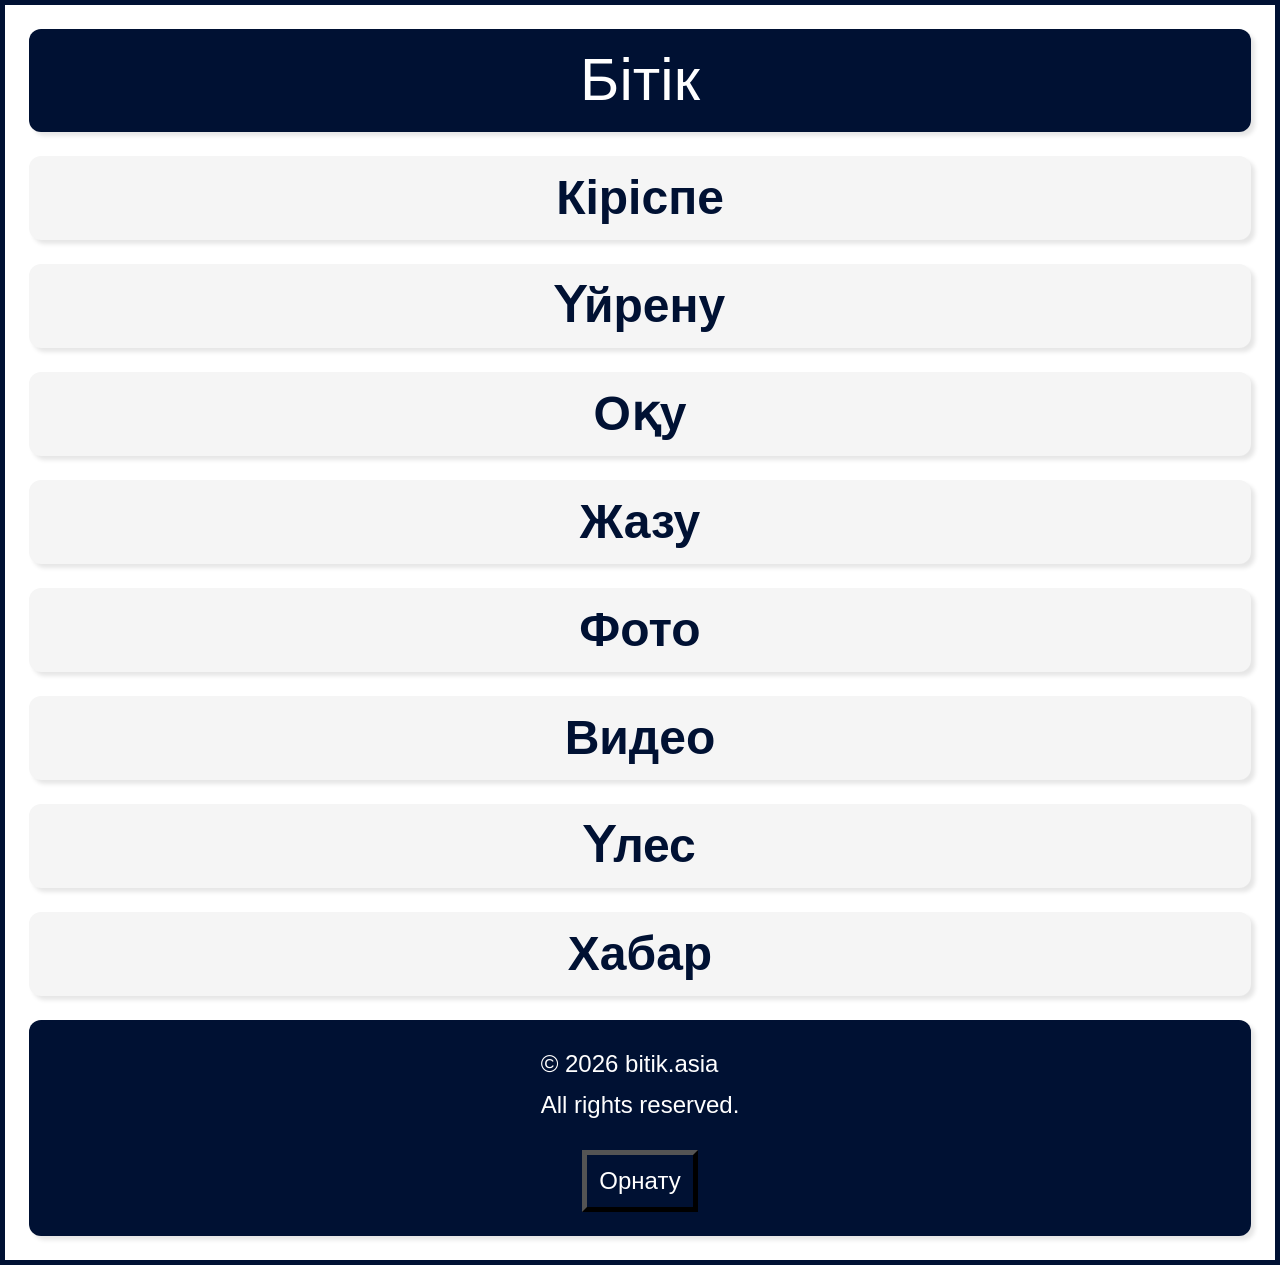
<file: index.html>
<!DOCTYPE html> 
<html lang="en"> 
  
<head>
    <meta charset="utf-8"> 
    <meta    name="viewport" 
            content="width=device-width initial-scale=1.0"> 
    <link rel="stylesheet" href="CSS/index.css"> 
    <link rel="manifest" href="manifest.webmanifest">
    <script src="script.js"></script>
    <link rel="icon" type="image/png" sizes="192x192" href="Assets/Icons/android-chrome-192x192.png">
    <link rel="icon" type="image/png" sizes="512x512" href="Assets/Icons/android-chrome-512x512.png">
    <link rel="apple-touch-icon" sizes="180x180" href="Assets/Icons/apple-touch-icon.png">
    <link rel="icon" type="image/png" sizes="32x32" href="Assets/Icons/favicon-32x32.png">
    <link rel="icon" type="image/png" sizes="16x16" href="Assets/Icons/favicon-16x16.png">
    <link rel="shortcut icon" href="Assets/Icons/favicon.ico">
    <title>Main</title>

</head>
  
<body>

<header> 
    <h1>Бітік</h1> 
</header> 


<main>

<div>
    <a href="HTML/introduction.html">Кіріспе</a>
</div>  

<div>
    <a href="HTML/explanation.html">Үйрену</a>
</div>

<div>
    <a href="HTML/read.html">Оқу</a>
</div>

<div>
    <a href="HTML/write.html">Жазу</a>
</div>

<div>
    <a href="HTML/photo.html">Фото</a>        
</div>

<div>
    <a href="HTML/video.html">Видео</a>        
</div>

<div>
    <a href="HTML/contribution.html">Үлес</a>       
</div>

<div>
    <a href="HTML/news.html">Хабар</a>       
</div>

</main>

  
<footer>
  <p>
    © 2026 bitik.asia <br>
    All rights reserved. 
   </p>
   <button id="installBtn">Орнату</button>
</footer> 

</body> 
  
</html>

<!--
<a href=".html"></a>

<section id="">
    <a href=""><h1>§ </h1></a>
    <details>
        <summary>Details</summary>
        <ul>
            <li><a href=""></a></li>
            <li><a href="#"></a></li>
            <li><a href="#"></a></li>
            <li><a href="#"></a></li>
            <li><a href="#"></a></li>
            <li><a href="#"></a></li>
        </ul>
    </details>
</section>
-->
<!-- -->
</file>
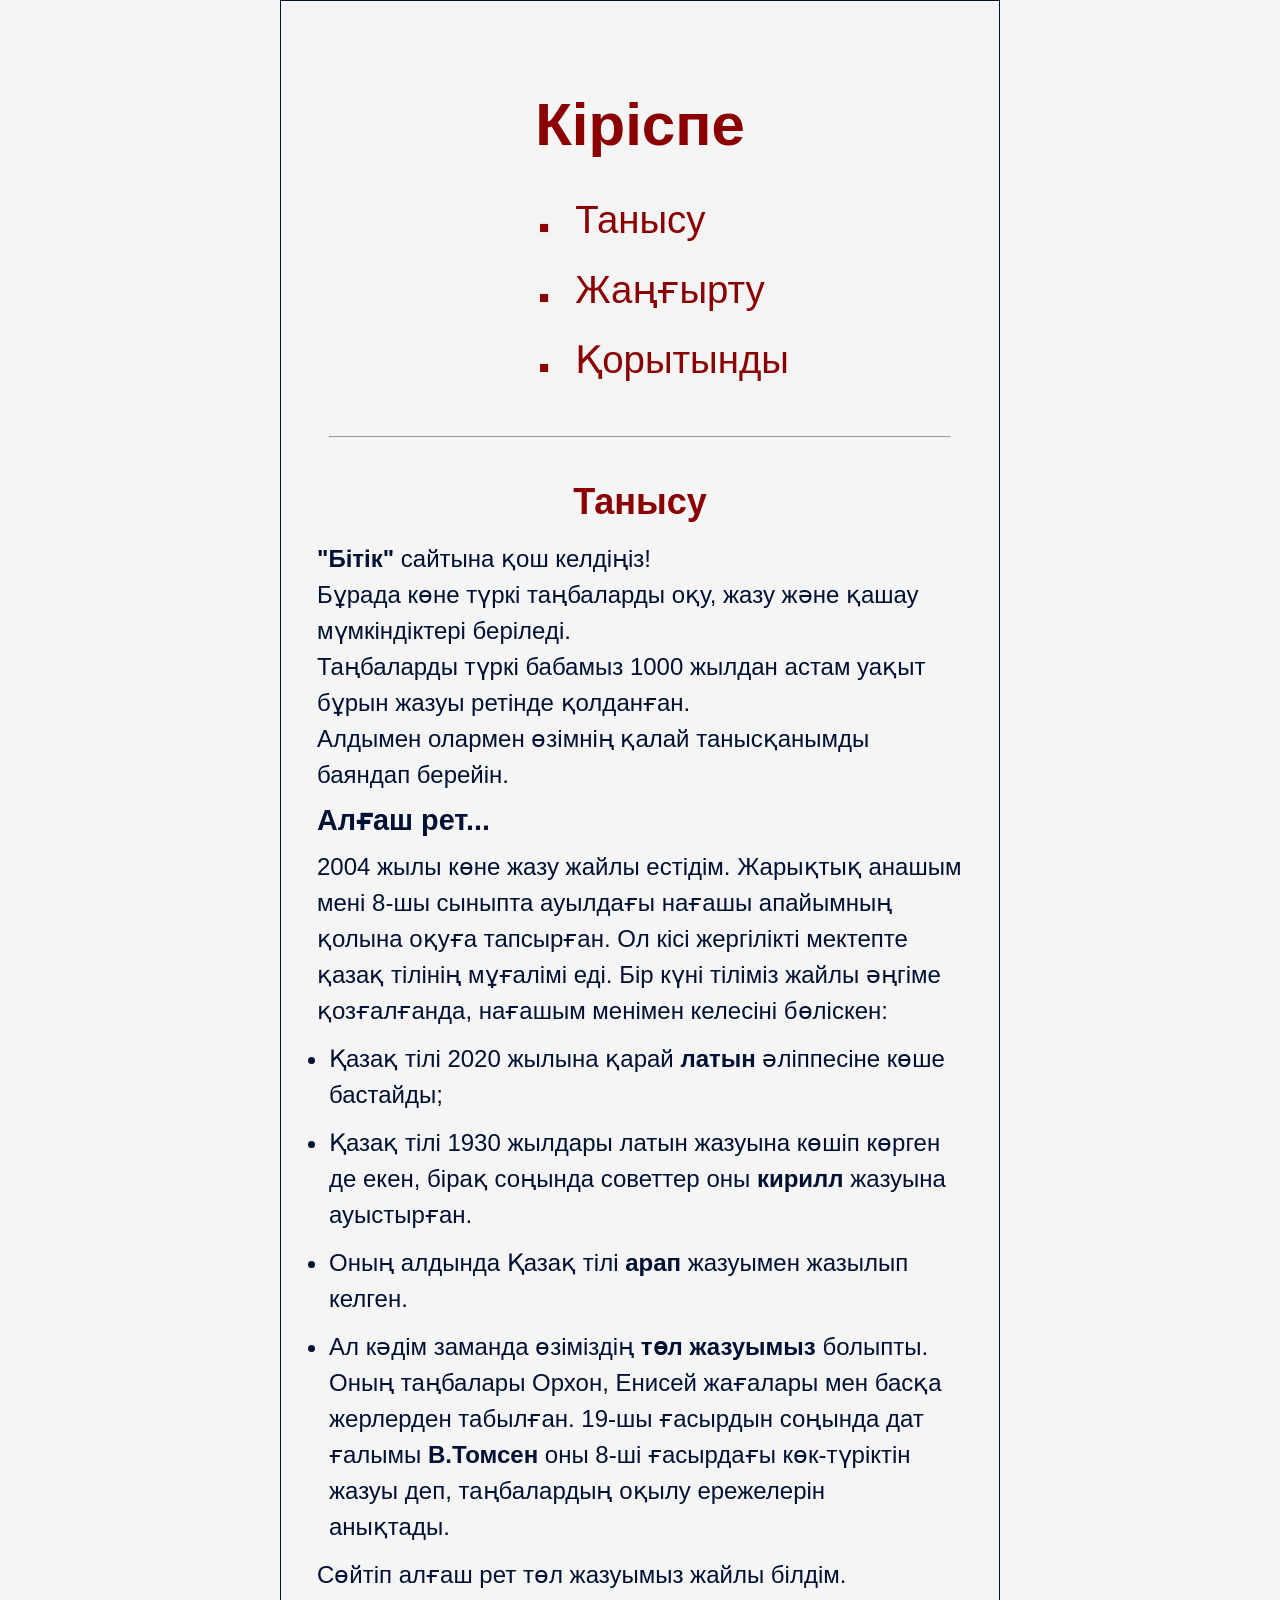
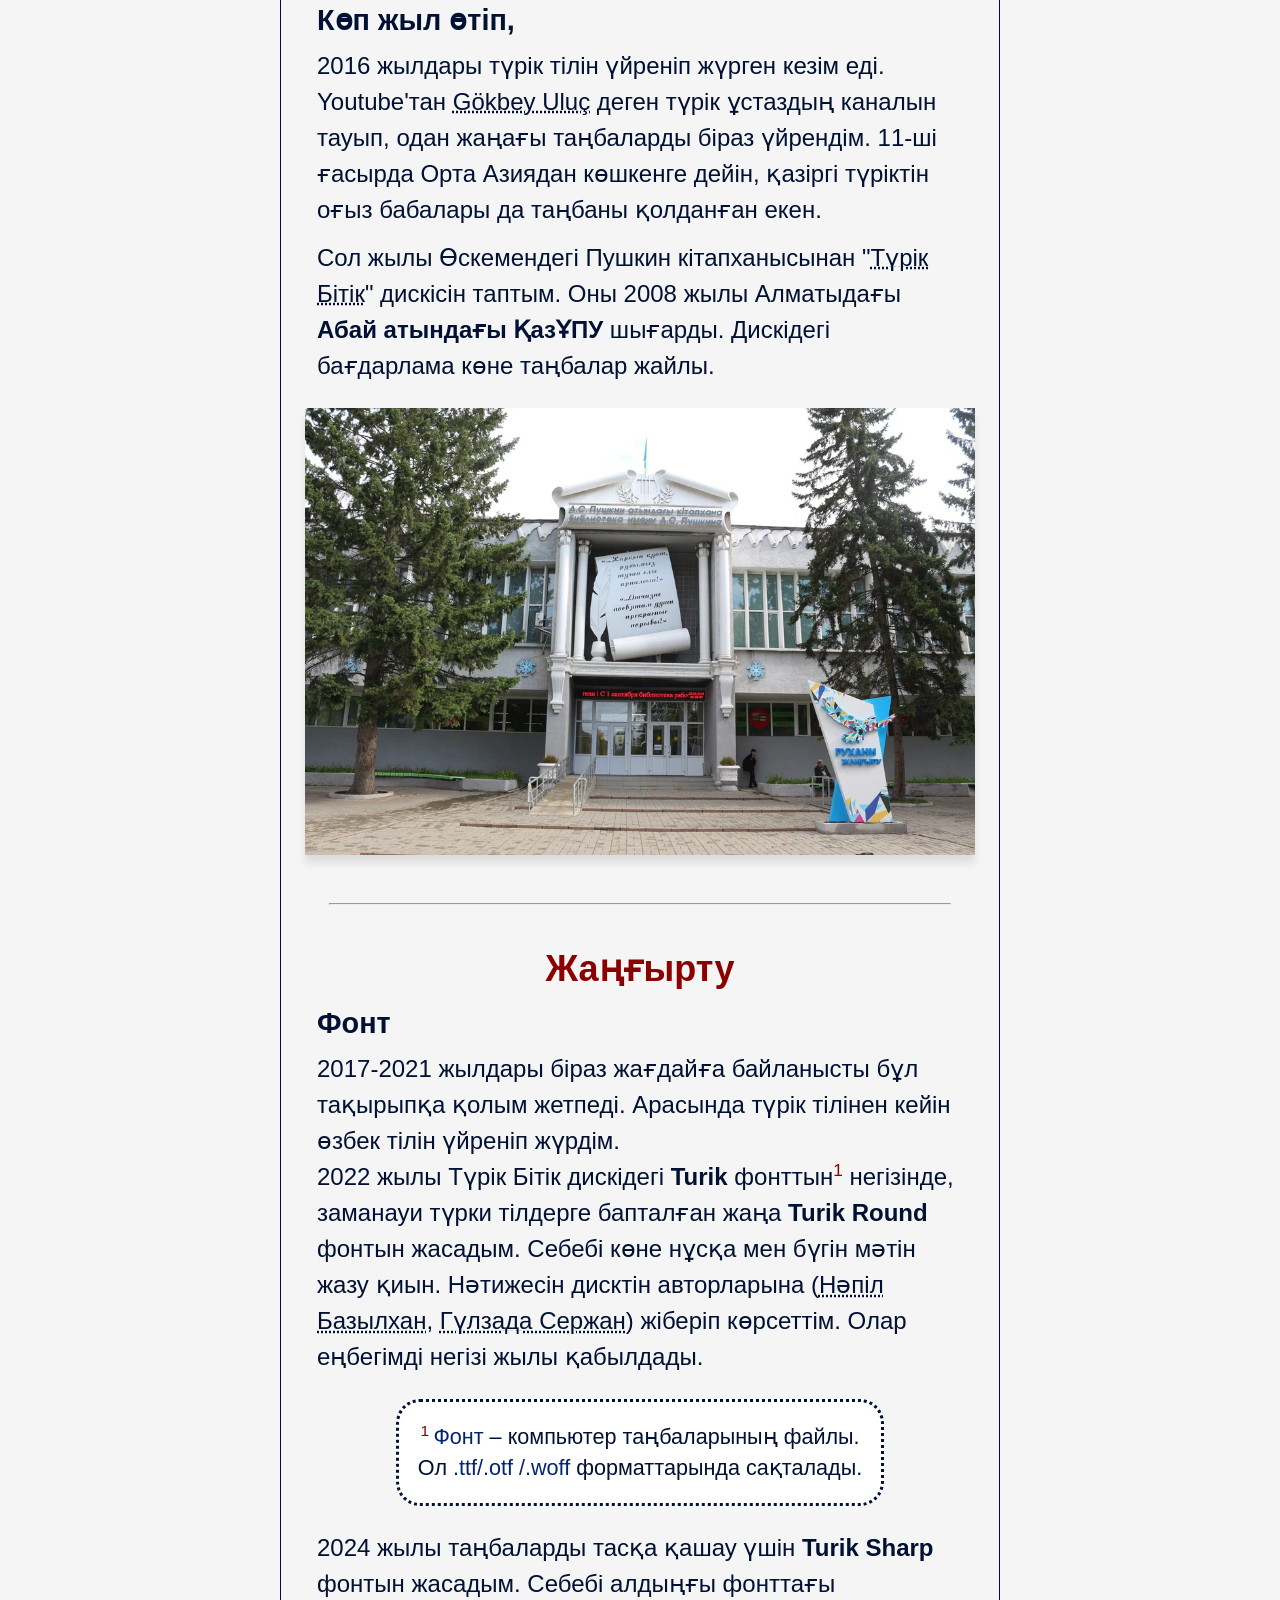
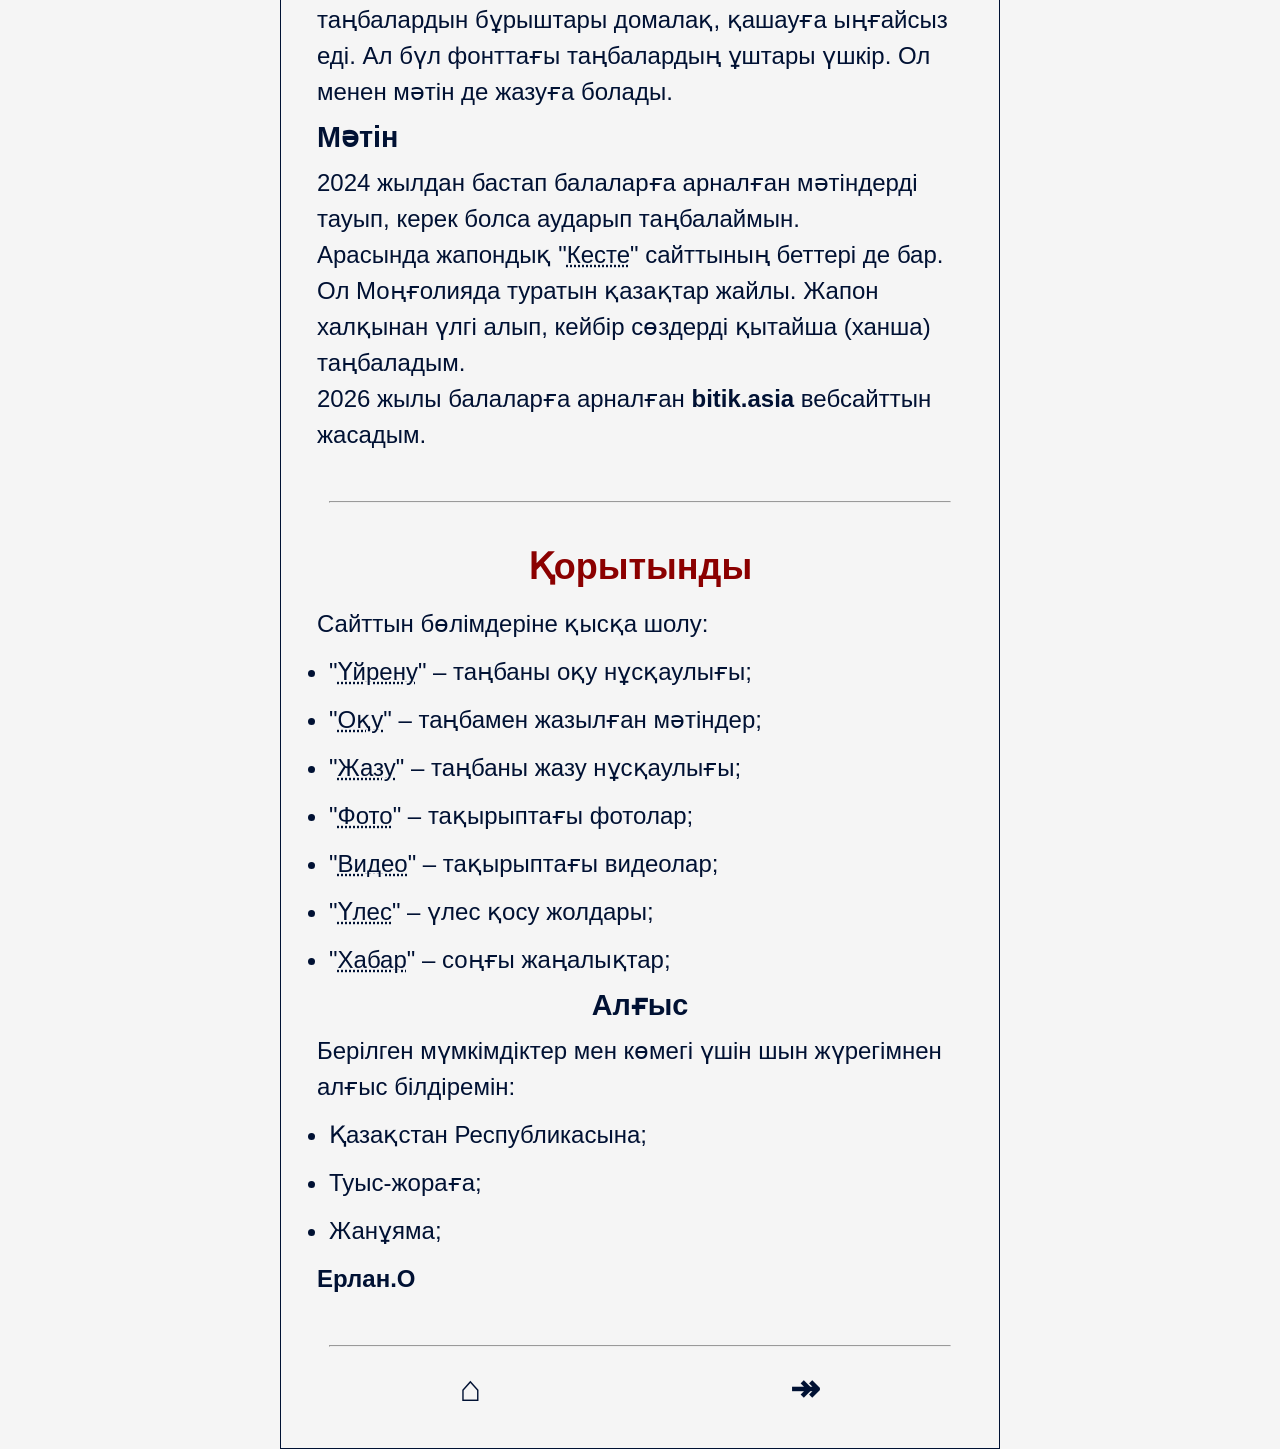
<file: HTML/introduction.html>
<!DOCTYPE html>
<html lang="en">

<head>
    <meta charset="utf-8"> 
    <meta   name="viewport" 
            content="width=device-width initial-scale=1"> 
    <link rel="stylesheet" href="../CSS/styles.css"> 
    <link rel="manifest" href="../manifest.webmanifest">
    <link rel="icon" type="image/png" sizes="192x192" href="../Assets/Icons/android-chrome-192x192.png">
    <link rel="icon" type="image/png" sizes="512x512" href="../Assets/Icons/android-chrome-512x512.png">
    <link rel="apple-touch-icon" sizes="180x180" href="../Assets/Icons/apple-touch-icon.png">
    <link rel="icon" type="image/png" sizes="32x32" href="../Assets/Icons/favicon-32x32.png">
    <link rel="icon" type="image/png" sizes="16x16" href="../Assets/Icons/favicon-16x16.png">
    <link rel="shortcut icon" href="../Assets/Icons/favicon.ico">
    <title>Introduction</title>
</head>

<body>

<header>
    <table id="contents" >
        <caption><h1>Кіріспе</h1></caption>
        <tr>
            <td>&#9632;</td> 
            <td><a href="#s1">Танысу</a></td>
        </tr>               
        <tr>
            <td>&#9632;</td>
            <td><a href="#s2">Жаңғырту</a></td>
        </tr>   
        <tr>
            <td>&#9632;</td>
            <td><a href="#s3">Қорытынды</a></td>
        </tr>            
    </table>     
</header>

<main>

<hr id="s1">
<section>
    <h2>Танысу</h2>
    <p><b>"Бітік"</b> сайтына қош келдіңіз! <br>
    Бұрада көне түркі таңбаларды оқу, жазу және қашау мүмкіндіктері беріледі. <br> 
    Таңбаларды түркі бабамыз 1000 жылдан астам уақыт бұрын жазуы ретінде қолданған. <br>
    Алдымен олармен өзімнің қалай танысқанымды баяндап берейін. 
    </p>
    <h4>Алғаш рет...</h4>
    <p>
    2004 жылы көне жазу жайлы естідім. 
    Жарықтық анашым мені 8-шы сыныпта ауылдағы нағашы апайымның қолына оқуға тапсырған. 
    Ол кісі жергілікті мектепте қазақ тілінің мұғалімі еді. 
    Бір күні тіліміз жайлы әңгіме қозғалғанда, нағашым менімен келесіні бөліскен:
    </p>
    <ul>
        <li>Қазақ тілі 2020 жылына қарай <b>латын</b> әліппесіне көше бастайды;</li>
        <li>Қазақ тілі 1930 жылдары латын жазуына көшіп көрген де екен, бірақ соңында советтер оны <b>кирилл</b> жазуына ауыстырған.</li>
        <li>Оның алдында Қазақ тілі <b>арап</b> жазуымен жазылып келген.</li>
        <li>
            Ал кәдім заманда өзіміздің <b>төл жазуымыз</b> болыпты. Оның таңбалары Орхон, Енисей жағалары мен басқа жерлерден табылған.
            19-шы ғасырдын соңында дат ғалымы <b>В.Томсен</b> оны 8-ші ғасырдағы көк-түріктін жазуы деп,
            таңбалардың оқылу ережелерін анықтады. 
        </li>
    </ul>
    <p>Сөйтіп алғаш рет төл жазуымыз жайлы білдім.</p>  
    <h4>Көп жыл өтіп,</h4>
    <p>  
    2016 жылдары түрік тілін үйреніп жүрген кезім еді.   
    Youtube'тан <a href="https://youtu.be/6iR1gOf82Do?si=jNJgMfVfKTZkHVeG">Gökbey Uluç</a> деген түрік ұстаздың каналын тауып, 
    одан жаңағы таңбаларды біраз үйрендім.
    11-ші ғасырда Орта Азиядан көшкенге дейін, қазіргі түріктін оғыз бабалары да таңбаны қолданған екен.<br>      
    </p>
    <p>Сол жылы Өскемендегі Пушкин кітапханысынан "<a href="video.html">Түрік Бітік</a>" дискісін таптым.
        Оны 2008 жылы Алматыдағы <b>Абай атындағы ҚазҰПУ</b> шығарды.  
        Дискідегі бағдарлама көне таңбалар жайлы. 
    </p>
     <img src="../Assets/Images/library.webp" alt="Library in Oskemen.">
</section>

<hr id="s2">
<section>
    <h2>Жаңғырту</h2>
    <h4>Фонт </h4>
    <p>  
        2017-2021 жылдары біраз жағдайға байланысты бұл тақырыпқа қолым жетпеді. 
        Арасында түрік тілінен кейін өзбек тілін үйреніп жүрдім. <br>
        2022 жылы Түрік Бітік дискідегі <b>Turik</b> фонттын<sup>1</sup> негізінде, заманауи түрки тілдерге бапталған жаңа <b>Turik Round</b> фонтын жасадым.
        Себебі көне нұсқа мен бүгін мәтін жазу қиын.
        Нәтижесін дисктін авторларына (<a href="https://vm.tiktok.com/ZMHobcYXHFEHA-Lr8Qg/">Нәпіл Базылхан</a>, <a href="https://vm.tiktok.com/ZMHobvKSkhVte-kSIxq/">Гүлзада Сержан</a>) жіберіп көрсеттім.
        Олар еңбегімді негізі жылы қабылдады.
    </p> 
    <aside><sup>1 </sup><em>Фонт</em> &ndash; компьютер таңбаларының файлы. <br>
        Ол  <em>.ttf/.otf /.woff</em> форматтарында сақталады.<br>
        <!-- "<a href="">Фонтты қалай жасадым?</a>" -->
    </aside>
    
    <p>
        2024 жылы таңбаларды тасқа қашау үшін <b>Turik Sharp</b> фонтын жасадым.
        Себебі алдыңғы фонттағы таңбалардын бұрыштары домалақ, қашауға ыңғайсыз еді.
        Ал бүл фонттағы таңбалардың ұштары үшкір.
        Ол менен мәтін де жазуға болады.
    </p>
    <h4>Мәтін</h4>
    <p>      
        2024 жылдан бастап балаларға арналған мәтіндерді тауып, керек болса аударып таңбалаймын. <br>
        Арасында жапондық "<a href="www.kazakh-mongol.com">Кесте</a>" сайттының беттері де бар.
        Ол Моңғолияда туратын қазақтар жайлы. 
        Жапон халқынан үлгі алып, кейбір сөздерді қытайша (ханша) таңбаладым.<br>
        2026 жылы балаларға арналған <b>bitik.asia</b> вебсайттын жасадым. 

    </p> 
    <!-- <aside><sup>3</sup> <a href="">Неге ханша (қытайша) жазамын?</a></aside> -->
</section>

<hr id="s3">
<section>
    <h2>Қорытынды</h2>
    <p>Сайттын бөлімдеріне қысқа шолу:</p>
    <ul>    
        <li>"<a href="explanation.html">Үйрену</a>" &ndash; таңбаны оқу нұсқаулығы;</li>
        <li>"<a href="read.html">Оқу</a>" &ndash; таңбамен жазылған мәтіндер;</li>
        <li>"<a href="write.html">Жазу</a>" &ndash; таңбаны жазу нұсқаулығы;</li>
        <li>"<a href="photo.html">Фото</a>" &ndash; тақырыптағы фотолар;</li>
        <li>"<a href="video.html">Видео</a>" &ndash; тақырыптағы видеолар;</li>
        <li>"<a href="contribution.html">Үлес</a>" &ndash; үлес қосу жолдары;</li>
        <li>"<a href="news.html">Хабар</a>" &ndash; соңғы жаңалықтар;</li>
    </ul>
 <h3>Алғыс</h3>
    <p>Берілген мүмкімдіктер мен көмегі үшін шын жүрегімнен алғыс білдіремін:</p>
    <ul>
        <li>Қазақстан Республикасына;</li>
        <li>Туыс-жораға;</li>   
        <li>Жанұяма;</li> 
    </ul>
    
    <p><b>Ерлан.О</b></p> 
    
</section>

<hr>
</main>

<footer>
        <a href="../index.html">&#8962;</a>        
        <a href="explanation.html">&Rarr;</a>
</footer>

</body>

<!-- <table>
    <tr>
        <td></td>
        <td></td>
    </tr>
    <tr>
        <td></td>
        <td></td>
    </tr>
    <tr>
        <td></td>
        <td></td>
    </tr>
    <tr>
        <td></td>
        <td></td>
    </tr>
    <tr>
        <td></td>
        <td></td>
    </tr>
</table> -->
</html>
</file>
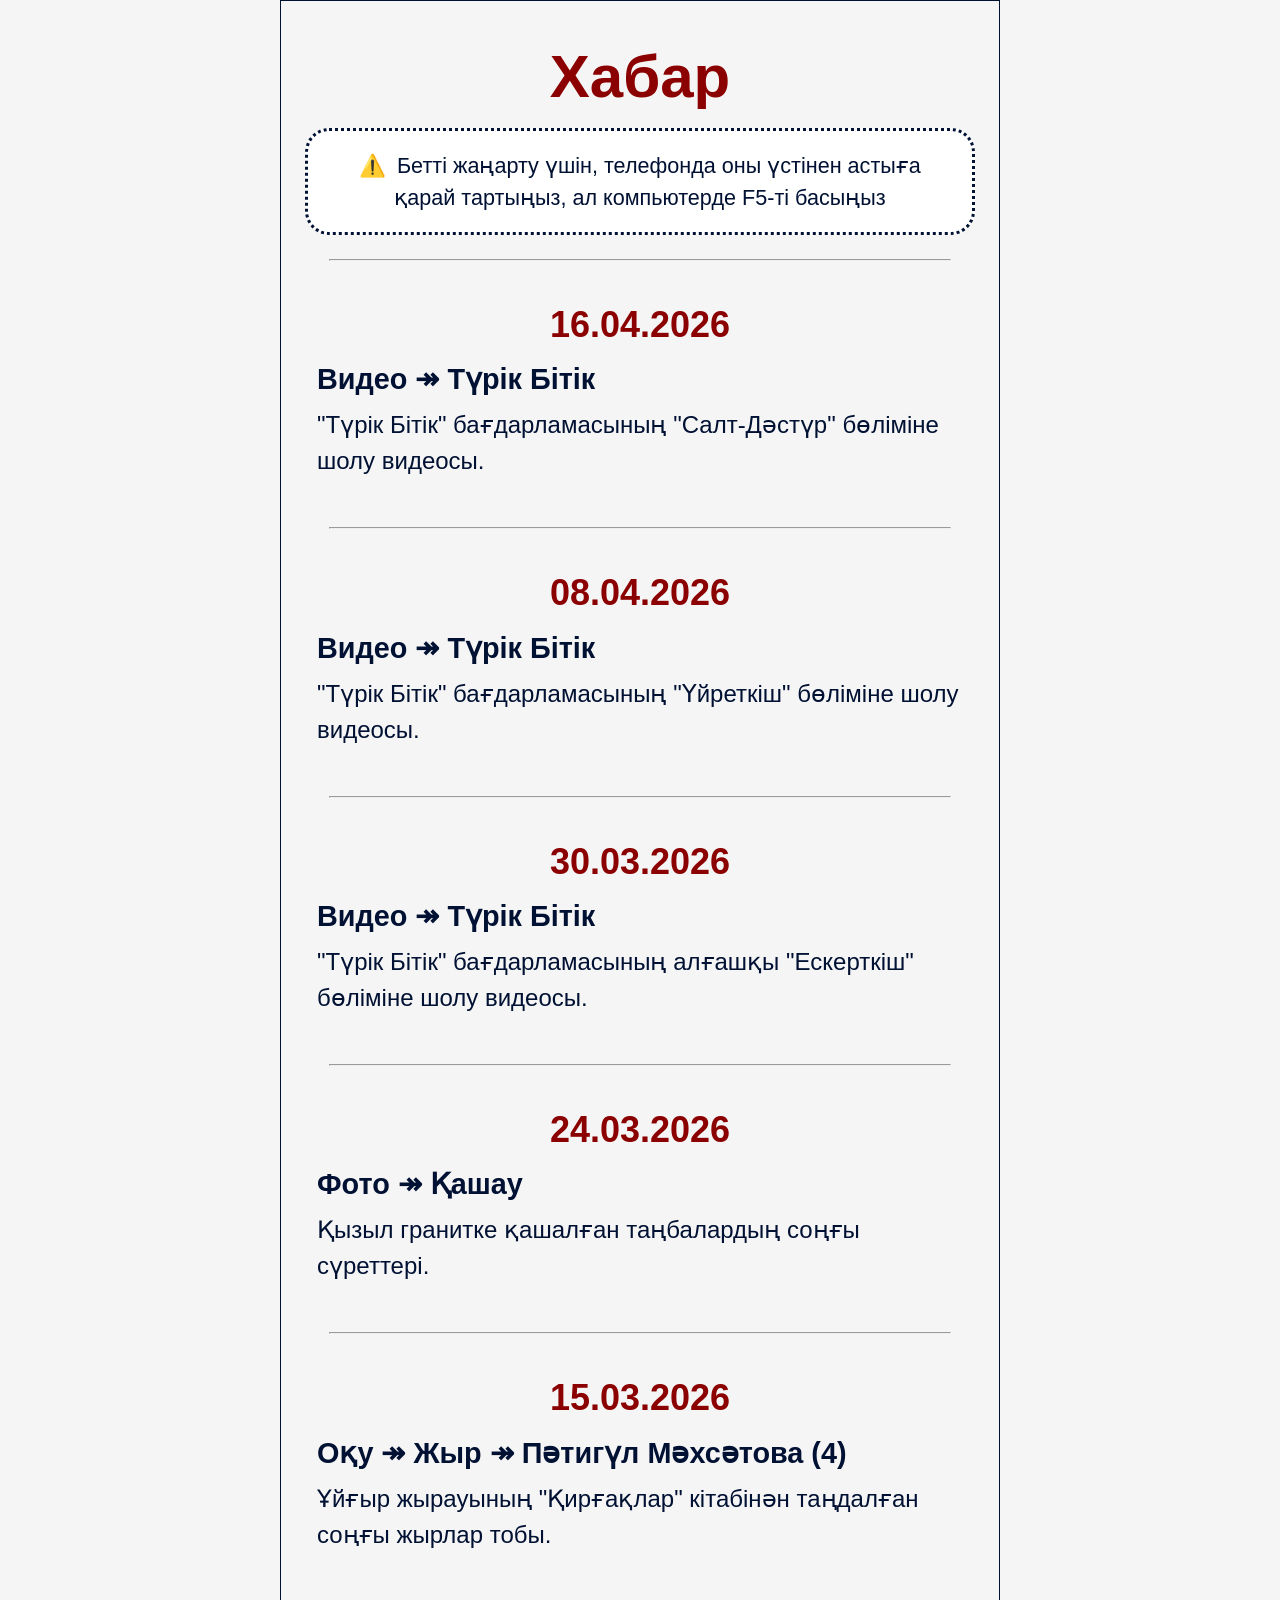
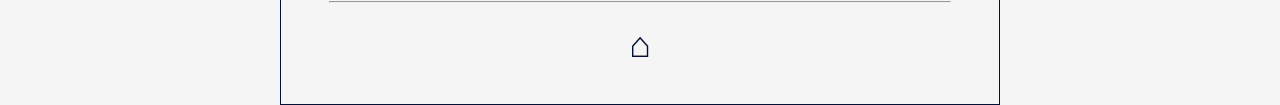
<file: HTML/news.html>
<!DOCTYPE html>
<html lang="en">

<head>
    <meta charset="utf-8"> 
    <meta   name="viewport" 
            content="width=device-width initial-scale=1"> 
    <link rel="stylesheet" href="../CSS/styles.css"> 
    <link rel="manifest" href="../manifest.webmanifest">
    <link rel="icon" type="image/png" sizes="192x192" href="../Assets/Icons/android-chrome-192x192.png">
    <link rel="icon" type="image/png" sizes="512x512" href="../Assets/Icons/android-chrome-512x512.png">
    <link rel="apple-touch-icon" sizes="180x180" href="../Assets/Icons/apple-touch-icon.png">
    <link rel="icon" type="image/png" sizes="32x32" href="../Assets/Icons/favicon-32x32.png">
    <link rel="icon" type="image/png" sizes="16x16" href="../Assets/Icons/favicon-16x16.png">
    <link rel="shortcut icon" href="../Assets/Icons/favicon.ico">
    <title>News</title>
</head>

<body> 

<header>
    <h1>Хабар</h1>       
</header>
<aside>⚠️&ensp;Бетті  жаңарту үшін, телефонда оны үстінен астыға қарай тартыңыз, ал компьютерде F5-ті басыңыз
    </aside>
<main>
<hr>    
<section>
    <h2>16.04.2026</h2>
    <h4>Видео &Rarr; Түрік Бітік  </h4>
    <p>"Түрік Бітік" бағдарламасының "Салт-Дәстүр" бөліміне шолу видеосы.</p>  
</section>
<hr>    
<section>
    <h2>08.04.2026</h2>
    <h4>Видео &Rarr; Түрік Бітік  </h4>
    <p>"Түрік Бітік" бағдарламасының "Үйреткіш" бөліміне шолу видеосы.</p>  
</section>
<hr>
<section>
    <h2>30.03.2026</h2>
    <h4>Видео &Rarr; Түрік Бітік  </h4>
    <p>"Түрік Бітік" бағдарламасының алғашқы "Ескерткіш" бөліміне шолу видеосы.</p>  
</section>
<hr>
<section>
    <h2>24.03.2026</h2>
    <h4>Фото &Rarr; Қашау </h4>
    <p>Қызыл гранитке қашалған таңбалардың соңғы сүреттері.</p>    
</section>
<hr>
<section>
    <h2>15.03.2026</h2>
    <h4>Оқу &Rarr; Жыр &Rarr; Пәтигүл Мәхсәтова (4)</h4> 
    <p>Ұйғыр жырауының "Қирғақлар" кітабінән таңдалған соңғы жырлар тобы.</p>  
</section>


<hr>
</main>

<footer>
    <a href="../index.html">&#8962;</a>        
</footer>

</body>

<!-- <table>
    <tr>
        <td></td>
        <td></td>
    </tr>
    <tr>
        <td></td>
        <td></td>
    </tr>
    <tr>
        <td></td>
        <td></td>
    </tr>
    <tr>
        <td></td>
        <td></td>
    </tr>
    <tr>
        <td></td>
        <td></td>
    </tr>
</table> -->
</html>
</file>
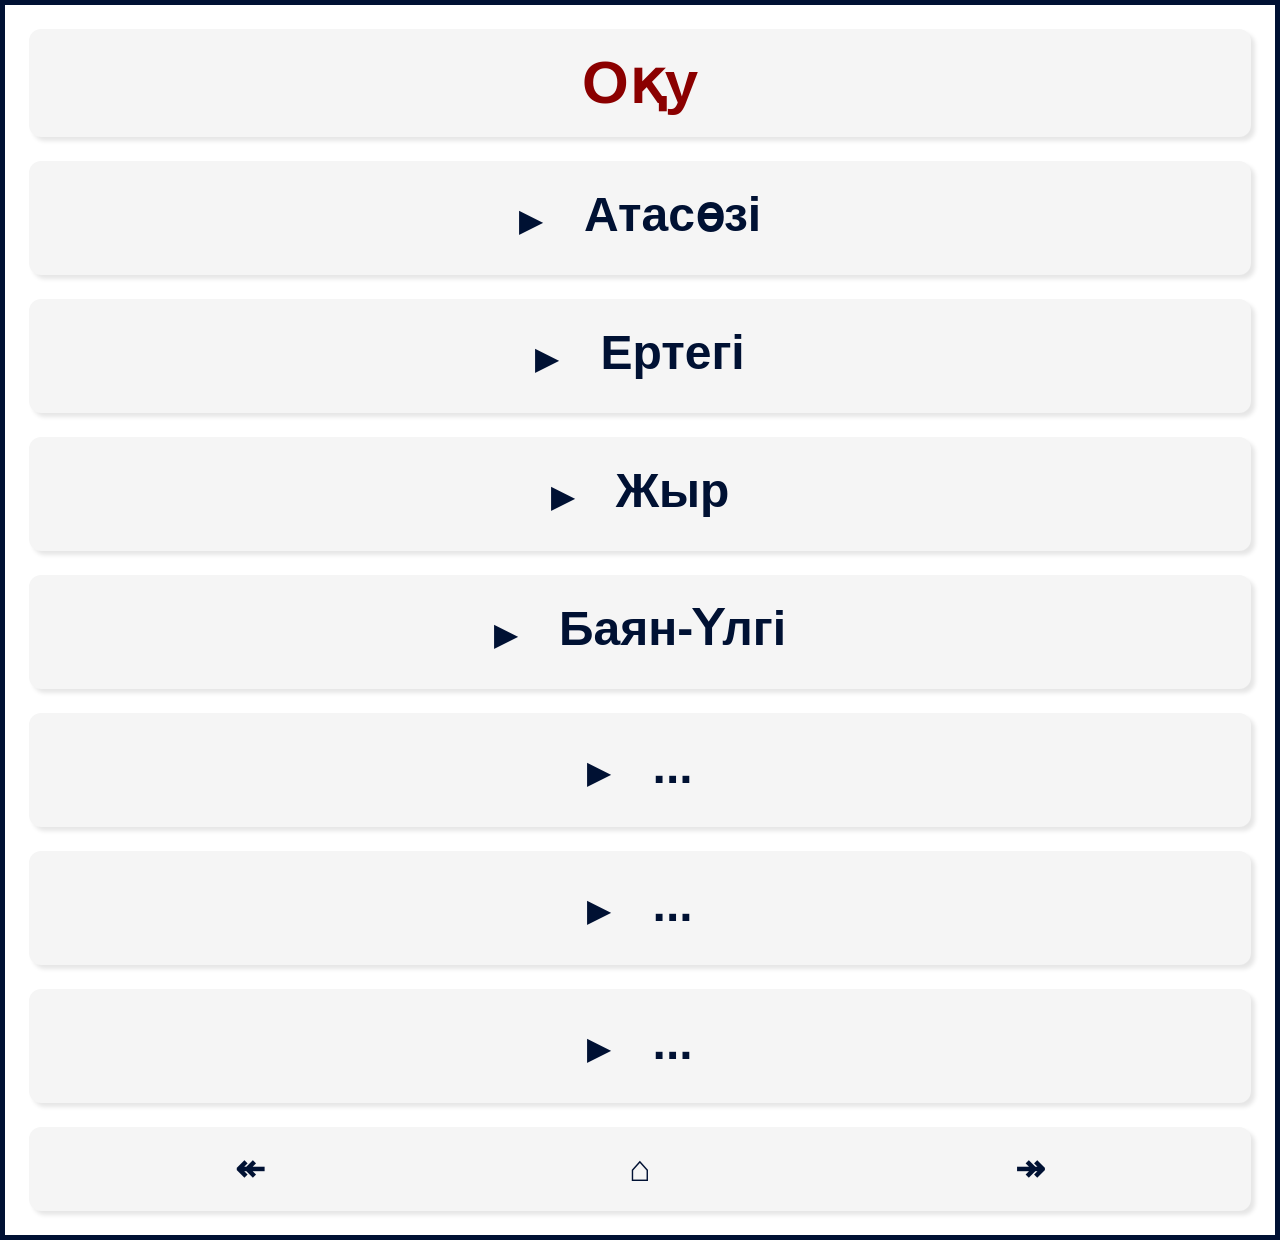
<file: HTML/read.html>
<!DOCTYPE html> 
<html lang="en"> 
  
<head>
    <meta charset="utf-8"> 
    <meta   name="viewport" 
            content="width=device-width initial-scale=1.0"> 
    <link rel="stylesheet" href="../CSS/read.css"> 
    <link rel="manifest" href="../manifest.webmanifest">
    <link rel="icon" type="image/png" sizes="192x192" href="../Assets/Icons/android-chrome-192x192.png">
    <link rel="icon" type="image/png" sizes="512x512" href="../Assets/Icons/android-chrome-512x512.png">
    <link rel="apple-touch-icon" sizes="180x180" href="../Assets/Icons/apple-touch-icon.png">
    <link rel="icon" type="image/png" sizes="32x32" href="../Assets/Icons/favicon-32x32.png">
    <link rel="icon" type="image/png" sizes="16x16" href="../Assets/Icons/favicon-16x16.png">
    <link rel="shortcut icon" href="../Assets/Icons/favicon.ico">
    <title>Read</title>
</head>
  
<body>

<header> 
    <h1>Оқу</h1> 
</header> 


<main>

    <details>
    <summary>Атасөзі</summary>
    <ul>
        <li><a href="../PDF/Atasozi/yenbek.pdf">Еңбек</a></li>
        <li><a href="../PDF/Atasozi/ayel_qatin.pdf">Әйел, қатын</a></li>
        <li><a href="../PDF/Atasozi/adam_kisi.pdf">Адам, кісі</a></li>
        <li><a href="../PDF/Atasozi/bilim.pdf">Білім</a></li>
        <li><a href="../PDF/Atasozi/til.pdf">Тіл</a></li>
        <li><a href="../PDF/Atasozi/oner.pdf">Өнер</a></li>
        <li><a href="../PDF/Atasozi/dos_joldas.pdf">Дос, жолдас</a></li>
        <li><a href="../PDF/Atasozi/as_tamaq.pdf">Ас, тамақ</a></li>
        <li><a href="../PDF/Atasozi/yer.pdf">Ер</a></li>
        <li><a href="../PDF/Atasozi/mal.pdf">Мал</a></li>
        <li><a href="../PDF/Atasozi/birlik.pdf">Бірлік</a></li>
        <li><a href="../PDF/Atasozi/sauda.pdf">Сауда</a></li>
    </ul>
    </details>

    <details>
    <summary>Ертегі</summary>
    <ul>
        <li><a href="../PDF/Yertegi/kishkentay_tauiq.pdf">Кішкентай Тауық</a></li>
        <li><a href="../PDF/Yertegi/sauisqan_jane_sut.pdf">Сауысқан және Сүт</a></li>
        <li><a href="../PDF/Yertegi/bala_jane_qasqir.pdf">Бала және Қасқыр</a></li>
        <li><a href="../PDF/Yertegi/ip_pen_suyek.pdf">Ит және Сүйек</a></li>
        <li><a href="../PDF/Yertegi/qiz_jane_sut.pdf">Қыз және Шелек</a></li>
        <li><a href="../PDF/Yertegi/adal_otinshi.pdf">Адал Отыншы</a></li>

    </ul>
    </details>

    <details>
        <summary>Жыр</summary>
        <ul>
            <li><a href="../PDF/Jir/serik_abil.pdf">Серік Әбіл</a></li>
            <li><a href="../PDF/Jir/serik_seytman.pdf">Серік Сейітман</a></li>
            <li><a href="../PDF/Jir/patigul_mahsatova_1.pdf">Пәтигүл Мәхсәтова (1)</a></li>
            <li><a href="../PDF/Jir/patigul mahsatova_2.pdf">Пәтигүл Мәхсәтова (2)</a></li>
            <li><a href="../PDF/Jir/patigul mahsatova_3.pdf">Пәтигүл Мәхсәтова (3)</a></li>
            <li><a href="../PDF/Jir/patigul mahsatova_4.pdf">Пәтигүл Мәхсәтова (4)</a></li>
        </ul>
    </details>   

    <details>
        <summary>Баян-Үлгі</summary>
        <ul>
            <li><a href="../PDF/Mongolia/kirispe.pdf">Кіріспе</a></li>
            <li><a href="../PDF/Mongolia/bayan_ulgi.pdf">Баян-Үлгі</a></li>
            <li><a href="../PDF/Mongolia/mongolia_qazagi.pdf">Моңғолия қазағы</a></li>
            <li><a href="../PDF/Mongolia/qazaq.pdf">Қазақтар</a></li> 
            <li><a href="../PDF/Mongolia/qazaq_kiyimi.pdf">Қазақ кийімі</a></li>
            <li><a href="../PDF/Mongolia/qazaq_tagami.pdf">Қазақ тағамы</a></li>                  
        </ul>
    </details> 

    <details>
        <summary class="empty">...</summary>
        <ul>
            <li><a href=""></a></li>
            <li><a href=""></a></li>
            <li><a href=""></a></li>                  
        </ul>
    </details>   

    <details>
        <summary class="empty">...</summary>
        <ul>
            <li><a href=""></a></li>
            <li><a href=""></a></li>
            <li><a href=""></a></li>                  
        </ul>
    </details>   

    <details>
        <summary class="empty">...</summary>
        <ul>
            <li><a href=""></a></li>
            <li><a href=""></a></li>
            <li><a href=""></a></li>                  
        </ul>
    </details>  
</main> 
  
<footer>
    <a href="explanation.html">&Larr;</a>
    <a href="../index.html">&#8962;</a>        
    <a href="write.html">&Rarr;</a>    
</footer> 

</body> 
  
</html>

<!--
<a href=".html"></a>

<section id="">
    <a href=""><h1>§ </h1></a>
    <details>
        <summary>Details</summary>
        <ul>
            <li><a href=""></a></li>
            <li><a href="#"></a></li>
            <li><a href="#"></a></li>
            <li><a href="#"></a></li>
            <li><a href="#"></a></li>
            <li><a href="#"></a></li>
        </ul>
    </details>
</section>
-->
<!-- -->
</file>
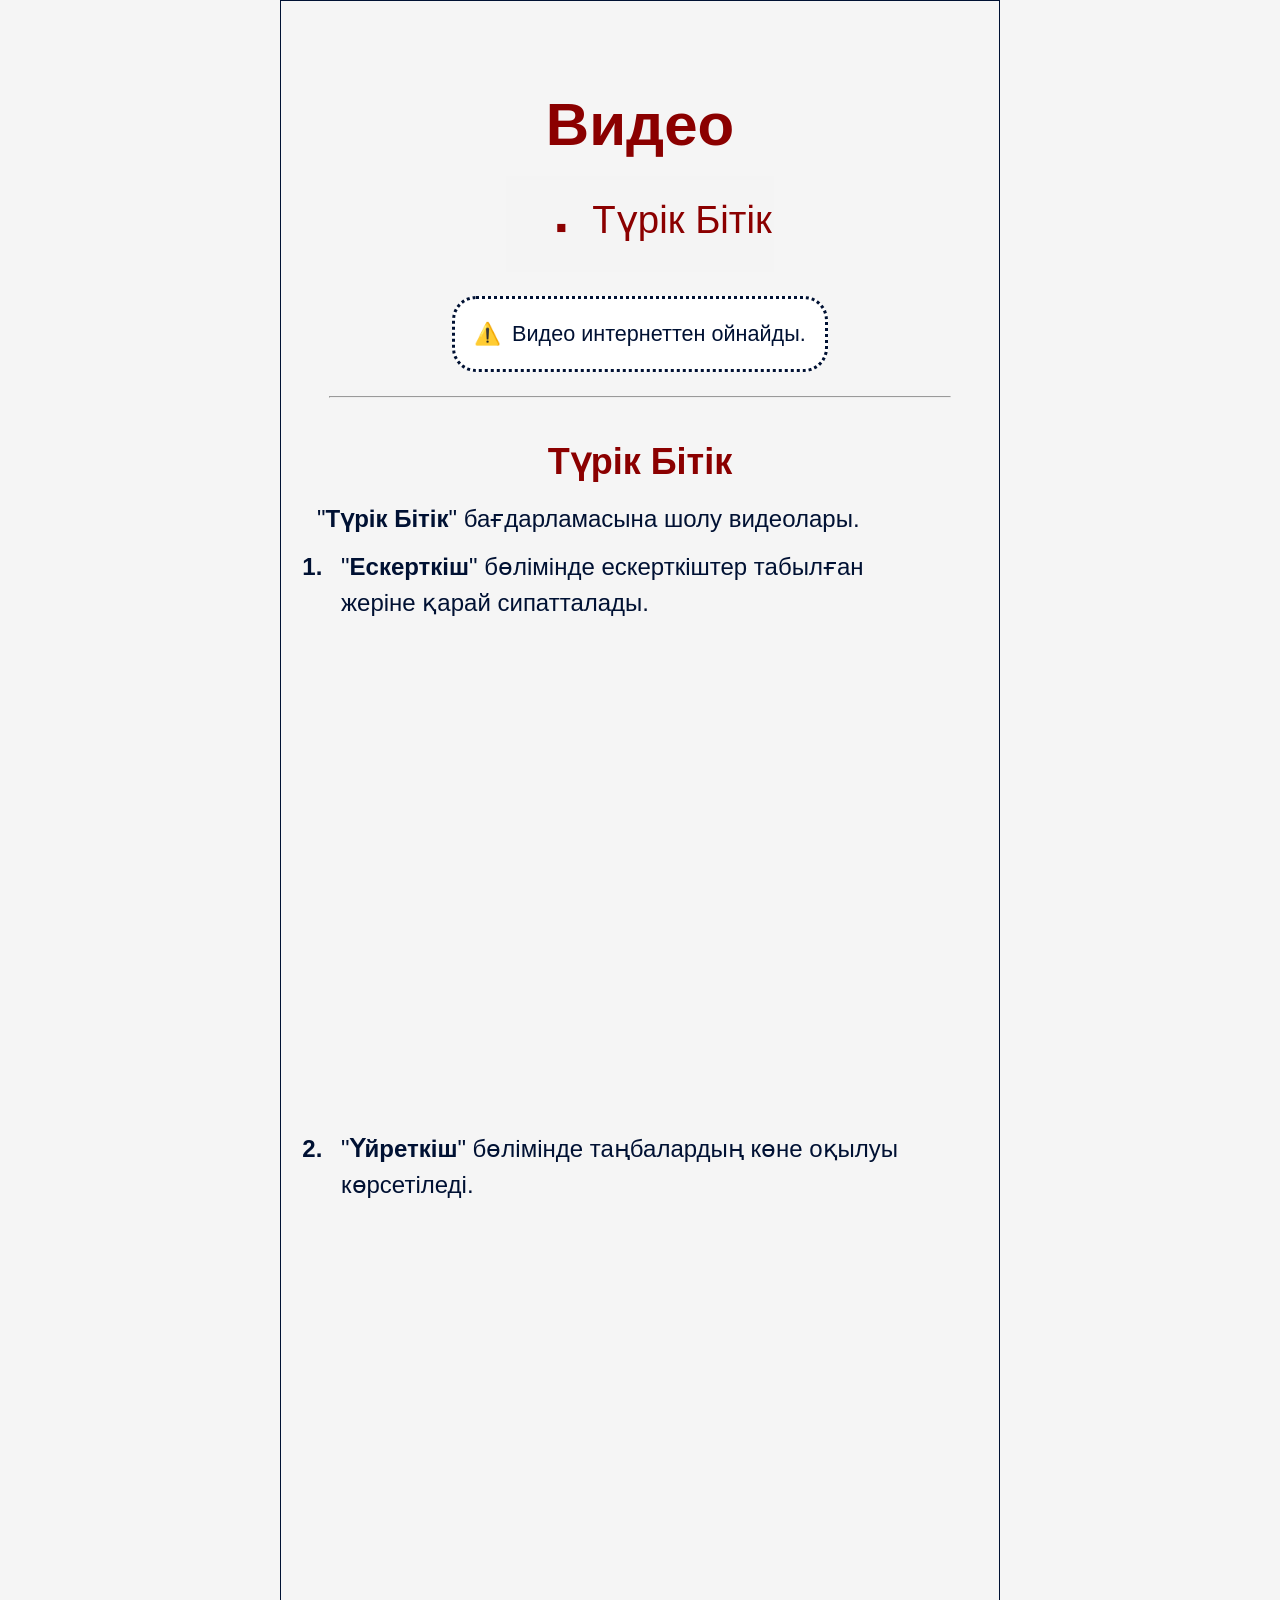
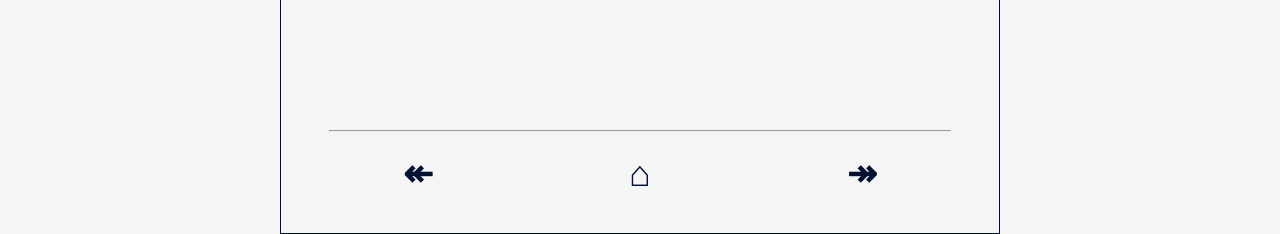
<file: HTML/video.html>
<!DOCTYPE html>
<html lang="en">

<head>
    <meta charset="utf-8"> 
    <meta   name="viewport" 
            content="width=device-width initial-scale=1"> 
    <link rel="stylesheet" href="../CSS/styles.css"> 
    <link rel="manifest" href="../manifest.webmanifest">
    <link rel="icon" type="image/png" sizes="192x192" href="../Assets/Icons/android-chrome-192x192.png">
    <link rel="icon" type="image/png" sizes="512x512" href="../Assets/Icons/android-chrome-512x512.png">
    <link rel="apple-touch-icon" sizes="180x180" href="../Assets/Icons/apple-touch-icon.png">
    <link rel="icon" type="image/png" sizes="32x32" href="../Assets/Icons/favicon-32x32.png">
    <link rel="icon" type="image/png" sizes="16x16" href="../Assets/Icons/favicon-16x16.png">
    <link rel="shortcut icon" href="../Assets/Icons/favicon.ico">
    <title>Video</title>
</head>

<body>

<header>
    <table id="contents">
        <caption><h1>Видео</h1></caption>
        <tr>
            <td>&#9632;</td> 
            <td><a href="#s1">Түрік Бітік</a></td>
        </tr>
        <!-- <tr>
            <td>&#9632;</td>
            <td><a href="#s2">Түрлі</a></td>
        </tr>                           -->
    </table> 
     <aside>⚠️&ensp;Видео интернеттен ойнайды.</aside>
</header>

<main>

<hr id="s1">    
<section>
    <h2>Түрік Бітік</h2>
    <p>"<b>Түрік Бітік</b>" бағдарламасына шолу видеолары.</p>

<ol id="vl">   
    <li>
        <p> "<b>Ескерткіш</b>" бөлімінде ескерткіштер табылған жеріне қарай сипатталады.  </p>
        <div style="padding:75% 0 0 0;position:relative;">
            <iframe src="https://player.vimeo.com/video/1180471495?badge=0&amp;autopause=0&amp;player_id=0&amp;app_id=58479" 
            frameborder="0" allow="autoplay; fullscreen; picture-in-picture; clipboard-write; encrypted-media; web-share" 
            referrerpolicy="strict-origin-when-cross-origin" 
            style="position:absolute;top:0;left:0;width:100%;height:100%;" 
            title="Yeskertkish"></iframe>
            </div>
    </li>
    <li>
        <p>"<b>Үйреткіш</b>" бөлімінде таңбалардың көне оқылуы көрсетіледі.</p>
        <div style="padding:75.1% 0 0 0;position:relative;">
            <iframe src="https://player.vimeo.com/video/1181548919?badge=0&amp;autopause=0&amp;player_id=0&amp;app_id=58479" 
            frameborder="0" allow="autoplay; fullscreen; picture-in-picture; clipboard-write; encrypted-media; web-share" 
            referrerpolicy="strict-origin-when-cross-origin" 
            style="position:absolute;top:0;left:0;width:100%;height:100%;" 
            title="Uyretkish"></iframe>
        </div>
    </li> 

    <!-- <li>
        <p>"<b>Салт-Дәстүр</b>" бөлімінде түркітану жайлы деректер жиналған.</p>
        <video src="../Assets/Videos/salt-dastur_v.mp4"
        poster="../Assets/Images/Qashau/salt_dastur.png" controls>
        </video>
    </li> -->
</ol> 
</section>

<!-- <hr id="s2">
<section>
    <h2>Түрлі</h2>
     
</section> -->

<hr>
<script src="https://player.vimeo.com/api/player.js"></script>
</main>

<footer>
    <a href="photo.html">&Larr;</a>
    <a href="../index.html">&#8962;</a>        
    <a href="contribution.html">&Rarr;</a> 
</footer>

</body>

<!-- <table>
    <tr>
        <td></td>
        <td></td>
    </tr>
    <tr>
        <td></td>
        <td></td>
    </tr>
    <tr>
        <td></td>
        <td></td>
    </tr>
    <tr>
        <td></td>
        <td></td>
    </tr>
    <tr>
        <td></td>
        <td></td>
    </tr>
</table> -->
</html>
</file>
<file: CSS/index.css>
/* BROWSER STYLES RESET */

@charset "UTF-8";

html, body, div, span, applet, object, iframe,
h1, h2, h3, h4, h5, h6, p, blockquote, pre,
a, abbr, acronym, address, big, cite, code,
del, dfn, em, img, ins, kbd, q, s, samp,
small, strike, strong, sub, sup, tt, var,
b, u, i, center,
dl, dt, dd, ol, ul, li,
fieldset, form, label, legend,
table, caption, tbody, tfoot, thead, tr, th, td,
article, aside, canvas, details, embed, 
figure, figcaption, footer, header, hgroup, 
menu, nav, output, ruby, section, summary,
time, mark, audio, video {
	margin: 0;
	padding: 0;
	border: 0;
	font-size: 100%;
	font: inherit;
	vertical-align: baseline;
}
/* HTML5 display-role reset for older browsers */
article, aside, details, figcaption, figure, 
footer, header, hgroup, menu, nav, section {
	display: block;
}

/*developer style.css */
*, *:before, *:after {box-sizing: inherit;}  


/* General */

html {
    font-size: 1rem;
    box-sizing: border-box; 
    font-family: 'Calibri', sans-serif;
    height: 100%;
}
body {
    display: flex; 
    flex-flow: column nowrap;
    justify-content: space-around;
    gap: 1rem;  
    min-height: 100vh;;
    width: 100%;
    padding: 1rem;
    margin: 0;
    line-height: 1.5rem;
    color: #013;
    background-color: #fff;
    border: solid thick;
    overflow: auto;  
}
header {
    display: flex;
    justify-content: center;
    align-items: center;
    padding: 1.3rem;
    line-height: 1.7rem;
    border-radius: 0.5rem;
    box-shadow: 4px 4px 4px rgba(0, 0, 0, 0.1);
    background-color: #013;
}
h1 {font-size: 2.5rem;
    color: #fff;
}
main {
    display: flex; 
    flex-flow: column nowrap;
    justify-content: space-around; 
    gap: 1rem; 
    width: 100%;
}
footer {
    display: flex;
    flex-flow: column nowrap;
    justify-content: center; 
    gap: 1rem; 
    /* justify-content: center; */
    align-items: center;
    padding: 1rem;
    line-height: 1.7rem;
    border-radius: 0.5rem;
    box-shadow: 4px 4px 4px rgba(0, 0, 0, 0.1);
    background-color: #013;
    color: #fff;
} 
main, header, footer {
    flex: 1 1 auto;
    min-height: 0;
    margin: 0;
}
div {
    flex: 1 1 auto;
    background-color: #f5f5f5;
    box-shadow: 4px 4px 4px rgba(0, 0, 0, 0.1);
    padding: 1rem;
    border-radius: 0.5rem;
    text-align: center;
    transition: transform 0.3s ease-in-out;  
}
div:hover {
    transform: scale(1.04);
}
div:active {
    transform: scale(0.9);
}

/* Links */

a {
    display: block;
    width: 100%;
    height: 100%;
    text-decoration: none;
    color: #013;
    font-size: 2rem;
    font-weight: bold;
    margin: auto;
    -webkit-tap-highlight-color: transparent; 
    outline: none;
}
a:hover, a:active {
  color: darkred; 
  text-decoration: none; 
}

 button {
    /* display: none; */
    font-size: 1rem;
    padding: 0.5rem;
    color: #fff;
    background-color: #013;
    border-width: 5px;
 }  





/* Media Quiery */

@media screen and (min-width: 481px) and (max-width: 768px){
    html {font-size: 1.25rem; }   
}

@media screen and (min-width: 769px) {
    html {font-size: 1.5rem; }
}
</file>
<file: CSS/styles.css>
/* BROWSER STYLES RESET */

@charset "UTF-8";

html, body, div, span, applet, object, iframe,
h1, h2, h3, h4, h5, h6, p, blockquote, pre,
a, abbr, acronym, address, big, cite, code,
del, dfn, em, img, ins, kbd, q, s, samp,
small, strike, strong, sub, sup, tt, var,
b, u, i, center,
dl, dt, dd, ol, ul, li,
fieldset, form, label, legend,
table, caption, tbody, tfoot, thead, tr, th, td,
article, aside, canvas, details, embed, 
figure, figcaption, footer, header, hgroup, 
menu, nav, output, ruby, section, summary,
time, mark, audio, video {
	margin: 0;
	padding: 0;
	border: 0;
	font-size: 100%;
	font: inherit;
	vertical-align: baseline;
}
/* HTML5 display-role reset for older browsers */
article, aside, details, figcaption, figure, 
footer, header, hgroup, menu, nav, section {
	display: block;
}
blockquote, q {quotes: none;}
blockquote:before, blockquote:after,
q:before, q:after {content: '';
                    content: none;}




    /* DEV STYLES */

*, *:before, *:after {box-sizing: inherit;}

/* Elements */
   
html {
    font-family: "Calibri", sans-serif;
    font-size: 1rem;
    box-sizing: border-box;
    scroll-behavior: smooth;  
    height: 100%;
}
body {
    font-size: 1rem;
    font-family: inherit;
    margin: 0 auto; 
    padding: 1rem;
    line-height: 1.5rem;
    max-width: 720px;
    border: solid #013 thin;
    color: #013;   
    background-color: #f5f5f5eb;
    overflow-x: scroll;
}
section {margin: 2rem auto;} 

p {margin: 0.5rem;}

h3 + p {margin-top: 0.5rem;}  

hr { margin: 1rem;
    color: #013;}

b {font-weight: bold;}

em {font-style: normal;
    color: #027;}

i {font-style: italic;}

strong {font-weight: bold;
        font-style: italic;}

aside {
    width: fit-content;
    font-size: 0.9rem;
    margin: 1rem auto;
    padding: 0.8rem;
    border-radius: 1rem;
    line-height: 1.3rem;
    border: dotted #013;
    text-align: center; 
    background-color: #FFF;
    }
sup {
    font-size: 72%;
    line-height: 0;
    position: relative;
    vertical-align: baseline;
    top: -0.5em;
    color: darkred;
}
sub {bottom: -0.25rem;}

img {
    display: block;
    max-width: 100%;
    height: auto;
    margin: 1rem auto;
    margin-bottom: 1.7rem;
    box-shadow: 0 8px 8px rgba(0, 0, 0, 0.1);
}
video {
    display: block;
    max-width: 100%;
    height: auto;
    margin: 1rem auto;
    margin-bottom: 1.7rem;
    box-shadow: 0 8px 8px rgba(0, 0, 0, 0.1);
}
figure img {
    margin-top: 1.5rem;
    margin-bottom: 1rem;}
figcaption {
    text-align: center;
    font-size: 0.9rem;
    color: #027;
}

/*HEADERS*/

h1, h2  {color: darkred;
        font-weight: bold;
        text-align: center;
        line-height: 1.3rem;
        }
h1 {font-size: 2.5rem;
    margin: 1.5rem auto;
}
h2 {font-size: 1.5rem;
    margin: 1rem auto;
}
h3 {font-size: 1.2rem;
    margin: 0.5rem;
    line-height: 1.3rem;
    color: #013;
    font-weight: bold;   
    text-align: center;  
   } 
h4 {font-size: 1.2rem;
    line-height: 1.3rem;
    margin: 0.5rem;
    color: #013;
    font-weight: bold;
    text-align: left;      
   } 
aside h3 {
    font-size: 1rem;
    margin-top: 0;
    margin-bottom: 0.2rem;
}


/* LISTS */
::marker {
    font-weight: bold;
    color: inherit;
}
ul, ol {margin: 0.5rem 1rem;
    list-style-position: outside;
}
li+li {margin-top: 0.5rem;}
#vl li {margin-bottom: 1.3rem;}


.circled {list-style-type: circle;}
.hyphenated, .b_less {list-style-type: none;}
.hyphenated {list-style-position: inside;}
.hyphenated li:before {
    content: "\2013";
    position: absolute;
    margin-left: -20px;
  }

    /* CLASSES */
.wrapper {overflow-x: auto;}
.norm {font-style: normal;}
.undlnd {text-decoration: underline}
.ital {font-style: italic;}
.centered {text-align: center;}
.no_shadow {box-shadow: none;}

#copy {
    /* font-weight: bold; */
    color: #013;
    /* background-color: #FFF; */
    padding: 0.2rem;
    border: solid thin;
    box-shadow: 4px 4px 4px rgba(0, 0, 0, 0.1);
    border-radius: 0.2rem;
    vertical-align: text-top;
    transition: transform 0.2s ease-in-out; 
}
#copy:active {transform: scale(0.9);}

    
    /* NAVIGATION */

/* Contents Table */

#contents {
    color: darkred;
    margin: 2rem auto;
    padding: 0;
    background-color: #f5f5f5eb;
    margin-bottom: 1rem;
}
#contents td, #contents {
    border: none;
    text-align: left;
    padding: 0.5rem 0rem 0.5rem 1rem;
}
#contents tr td:first-child {
    font-size: 0.7rem;
}
#contents a {
    font-size: 1.6rem;
    color: darkred;
}
#contents a:link {
    text-decoration: none;}
#contents a:visited {
    text-decoration: none;}
#contents a:hover {
    text-decoration: underline;
    text-decoration-style: dotted;}  
#contents  a:active {
    text-decoration: underline;}

/* Text links */

a {
    text-decoration:underline;
    text-decoration-style: dotted;
    font-size: inherit;
    font-weight: normal;
    color: #013;
    -webkit-tap-highlight-color: transparent; 
    outline: none;
    }

a:hover {
    border-bottom-color: #013;
    text-decoration: none;
  }      
 a:active {
    text-decoration:underline;
    color: #013;
}

/* Footer links */

footer {
    display: flex;
    justify-content: space-around;
    padding-bottom: 0.7rem;
}
footer a {
    font-size: 1.5rem;
    text-decoration: none;
    font-weight: bold;
}
footer a:hover {
    text-decoration: none;
    color: darkred;
}
footer a:active {
    text-decoration: underline;
    text-decoration-style: dotted;
}
  
    
/* MARGINS */

/* Top Margins */
.t_one {margin-top: 1rem;}
.t_half {margin-top: 0.5rem;}
.t_third {margin-top: 0.3rem;}
.t_quart {margin-top: 0.25rem;}
.t_fifth {margin-top: 0.2rem;}

.tm_fifth {margin-top: -0.2rem;}
.tm_quart {margin-top: -0.25rem;}
.tm_third {margin-top: -0.3rem;}
.tm_half {margin-top: -0.5rem;}
.tm_one {margin-top: -1rem;}

/* Bottom Margins */
.b_one {margin-bottom: 1rem;}
.b_half {margin-bottom: 0.5rem;}
.b_third {margin-bottom: 0.3rem;}
.b_quart {margin-bottom: 0.25rem;}
.b_fifth {margin-bottom: 0.2rem;}

.bm_fifth {margin-bottom: -0.2rem;}
.bm_quart {margin-bottom: -0.25rem;}
.bm_third {margin-bottom: -0.3rem;}
.bm_half {margin-bottom: -0.5rem;}
.bm_one {margin-bottom: -1rem;}



@media screen and (min-width: 481px) and (max-width: 768px){
    html {font-size: 1.25rem; }   
}

@media screen and (min-width: 768px) {
    html {font-size: 1.5rem; }
}

/*



§

<ul class="hyphenated">
    <li></li>
    <li></li>
</ul>

<table>
    <tr>
        <td></td>
        <td></td>
    </tr>
    <tr>
        <td></td>
        <td></td>
    </tr>
    <tr>
        <td></td>
        <td></td>
    </tr>
    <tr>
        <td></td>
        <td></td>
    </tr>
    <tr>
        <td></td>
        <td></td>
    </tr>
</table>



*/
</file>
<file: CSS/read.css>
/* BROWSER STYLES RESET */

@charset "UTF-8";

html, body, div, span, applet, object, iframe,
h1, h2, h3, h4, h5, h6, p, blockquote, pre,
a, abbr, acronym, address, big, cite, code,
del, dfn, em, img, ins, kbd, q, s, samp,
small, strike, strong, sub, sup, tt, var,
b, u, i, center,
dl, dt, dd, ol, ul, li,
fieldset, form, label, legend,
table, caption, tbody, tfoot, thead, tr, th, td,
article, aside, canvas, details, embed, 
figure, figcaption, footer, header, hgroup, 
menu, nav, output, ruby, section, summary,
time, mark, audio, video {
	margin: 0;
	padding: 0;
	border: 0;
	font-size: 100%;
	font: inherit;
	vertical-align: baseline;
}
/* HTML5 display-role reset for older browsers */
article, aside, details, figcaption, figure, 
footer, header, hgroup, menu, nav, section {
	display: block;
}

/*developer style.css */
*, *:before, *:after {box-sizing: inherit;}  


/* General */

html {
    font-size: 1rem;
    height: 100%;
    box-sizing: border-box; 
    font-family: 'Calibri', sans-serif; 
    scroll-behavior: smooth;
}
body {
    display: flex; 
    flex-flow: column nowrap;
    justify-content: space-around;
    gap: 1rem;  
    min-height: 100vh;;
    width: 100%;
    padding: 1rem;
    margin: 0;
    line-height: 1.5rem;
    color: #013;
    background-color: #fff;
    border: solid thick;
    overflow: auto;  
}
header {
    display: flex;
    justify-content: center;
    align-items: center;
    padding: 1.5rem;
    border-radius: 0.5rem;
    background-color: #f5f5f5;
    box-shadow: 4px 4px 4px rgba(0, 0, 0, 0.1);
}
main {
    display: flex; 
    flex-flow: column nowrap;
    justify-content: space-around; 
    gap: 1rem; 
    width: 100%; 
    min-height: 0;
}
footer {
    display: flex;
    align-items: center;
    padding: 1rem;
    border-radius: 0.5rem;
    background-color: #f5f5f5;
    justify-content: space-around;
    box-shadow: 4px 4px 4px rgba(0, 0, 0, 0.1);
} 
main, header, footer {
    flex: 1 1 auto;
    min-height: 0;
    margin: 0;
}
h1 {font-size: 2.5rem;
    color: darkred;
    font-weight: bold;
}

/* Details */

details {
    flex: 1 1 auto;
    box-shadow: 4px 4px 4px rgba(0, 0, 0, 0.1);
    border-radius: 0.5rem;
    padding: 1.5rem;
    background-color: #f5f5f5;
    transition: transform 0.3s ease-in-out; 
}
details:hover {transform: scale(1.04);}

summary {
    font-size: 2rem;
    font-weight: bold;
    list-style: none;
}
summary::before {
    content: '▶'; 
    font-size: 1.2rem;
    display: inline-block;
    margin-right: 1.8rem;
    transition: transform 0.3s ease-out;
    }  
 details[open] summary::before {
    transform: rotate(90deg);
    }

/* List */

ul {
    list-style-position: outside;
    list-style-type: square;
}
li {
    margin: 1.7rem;
    padding-left: 0.7rem;
    margin-right: 0;
    text-align: left;
}
li::marker {
    font-weight: bold;
    font-size: 1.5rem;
}


/* Anchors */

a { font-size: 1.4rem;
    font-weight: bold;
    color: #013;
    text-decoration: none;
    -webkit-tap-highlight-color: transparent; 
    outline: none;
}
a:hover {color: darkred;}
a:active {text-decoration: underline;
        text-decoration-style: dotted;
}

footer a {
    font-size: 1.5rem;
    text-decoration: none;
    font-weight: bold;
}
footer a:hover {
    color: darkred;
}
footer a:active {
    text-decoration: underline;
    text-decoration-style: dotted;
}

@media only screen and (min-width: 481px) and (max-width: 768px){
    html {font-size: 1.25rem; }
     a { font-size: 1.6rem;}
    summary {text-align: center;}
    ul {list-style-type: none;}
    li {text-align: center;}
}

@media only screen and (min-width: 768px) {
    html {font-size: 1.5rem; }
     a { font-size: 1.6rem;}
    summary {text-align: center;}
    ul {list-style-type: none;}
    li {text-align: center;}
}
</file>
